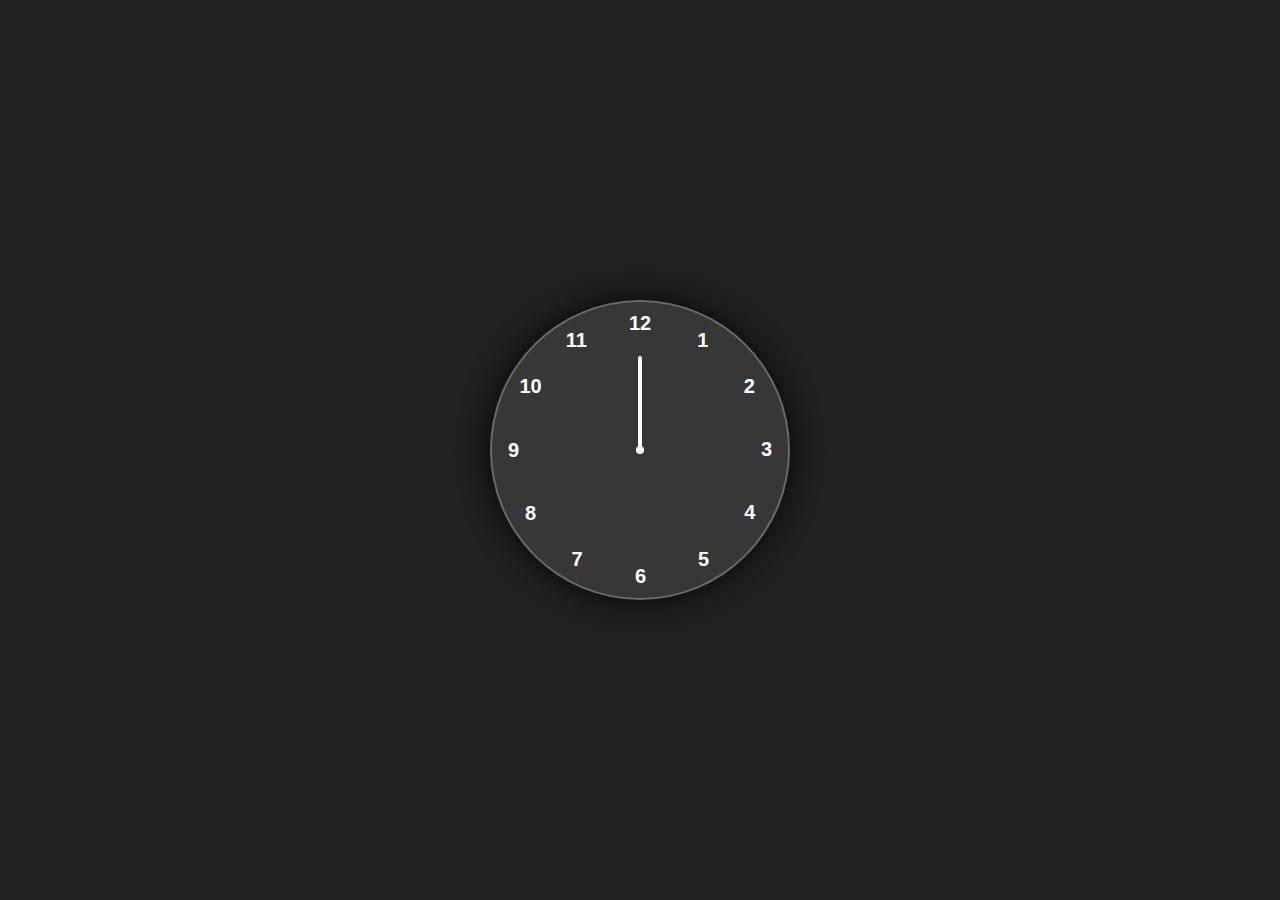
<file: Analog Clock/index.html>
<!DOCTYPE html>
<html lang="en">
  <head>
    <meta charset="UTF-8" />
    <meta http-equiv="X-UA-Compatible" content="IE=edge" />
    <meta name="viewport" content="width=device-width, initial-scale=1.0" />
    <link rel="stylesheet" href="style.css" />
    <title>Analog Clock</title>
  </head>

  <body>
    <div class="container">
      <div class="clock">
        <div style="--clr: #ff3d58; --h: 74px" id="hour" class="hand">
          <i></i>
        </div>
        <div style="--clr: #00a6ff; --h: 84px" id="min" class="hand">
          <i></i>
        </div>
        <div style="--clr: #ffffff; --h: 94px" id="sec" class="hand">
          <i></i>
        </div>

        <span style="--i: 1"><b>1</b></span>
        <span style="--i: 2"><b>2</b></span>
        <span style="--i: 3"><b>3</b></span>
        <span style="--i: 4"><b>4</b></span>
        <span style="--i: 5"><b>5</b></span>
        <span style="--i: 6"><b>6</b></span>
        <span style="--i: 7"><b>7</b></span>
        <span style="--i: 8"><b>8</b></span>
        <span style="--i: 9"><b>9</b></span>
        <span style="--i: 10"><b>10</b></span>
        <span style="--i: 11"><b>11</b></span>
        <span style="--i: 12"><b>12</b></span>
      </div>
    </div>

    <script src="script.js"></script>
  </body>
</html>
</file>
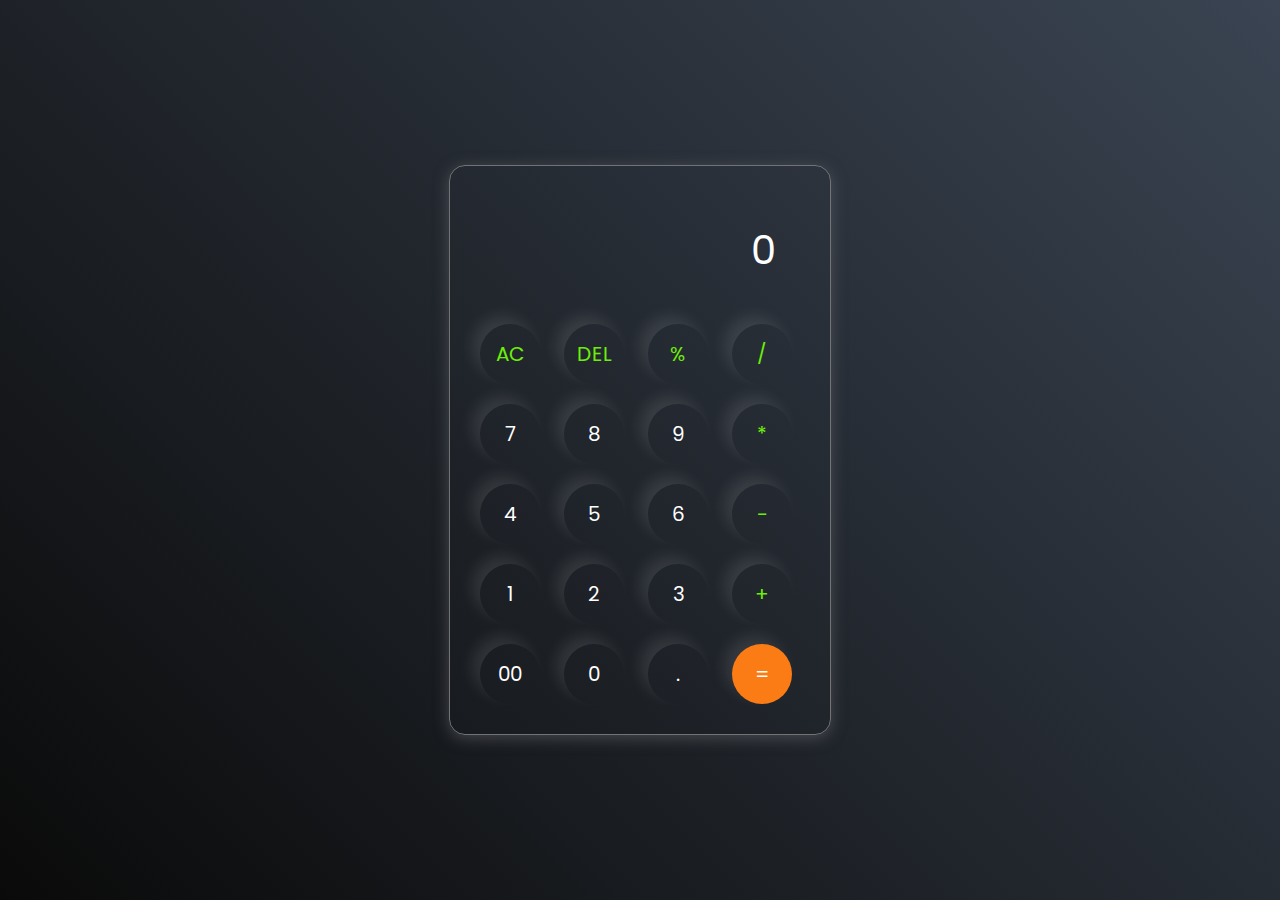
<file: Calculator/index.html>
<!DOCTYPE html>
<html lang="en">
  <head>
    <meta charset="UTF-8" />
    <meta http-equiv="X-UA-Compatible" content="IE=edge" />
    <meta name="viewport" content="width=device-width, initial-scale=1.0" />
    <link rel="stylesheet" href="style.css" />
    <title>Calculator - By Code Traversal</title>
  </head>
  <body>
    <div class="container">
      <div class="calculator">
        <input type="text" id="inputBox" placeholder="0" />
        <div>
          <button class="button operator">AC</button>
          <button class="button operator">DEL</button>
          <button class="button operator">%</button>
          <button class="button operator">/</button>
        </div>
        <div>
          <button class="button">7</button>
          <button class="button">8</button>
          <button class="button">9</button>
          <button class="button operator">*</button>
        </div>
        <div>
          <button class="button">4</button>
          <button class="button">5</button>
          <button class="button">6</button>
          <button class="button operator">-</button>
        </div>
        <div>
          <button class="button">1</button>
          <button class="button">2</button>
          <button class="button">3</button>
          <button class="button operator">+</button>
        </div>

        <div>
          <button class="button">00</button>
          <button class="button">0</button>
          <button class="button">.</button>
          <button class="button equalBtn">=</button>
        </div>
      </div>
    </div>

    <script src="script.js"></script>
  </body>
</html>
</file>
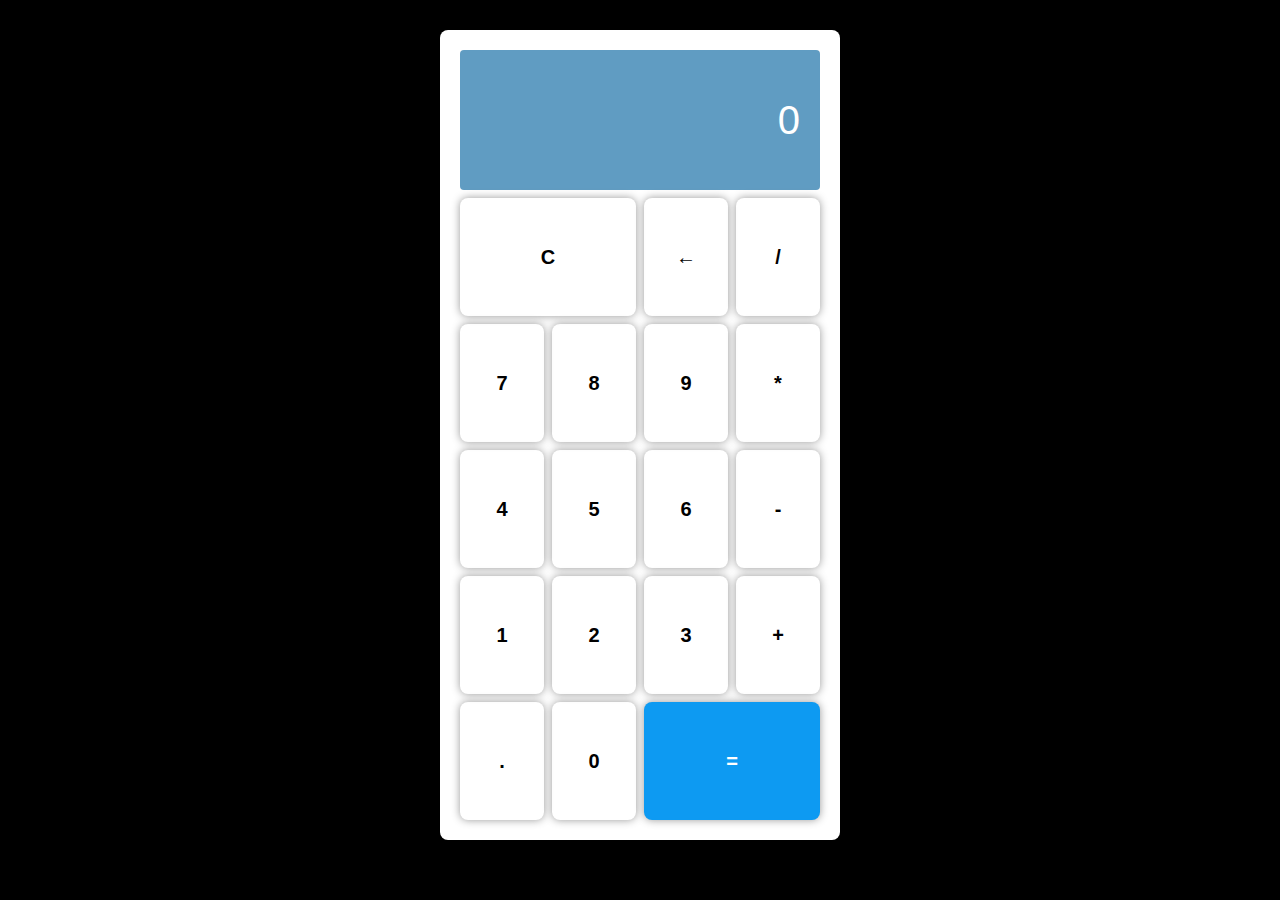
<file: calculator1/index.html>
<!DOCTYPE html>
<html lang="en">
<head>
    <meta charset="UTF-8">
    <meta name="viewport" content="width=device-width, initial-scale=1.0">
    <title>Calculator 1</title>
    <link rel="stylesheet" href="style.css">
    <link rel="shortcut icon" href="favicon.ico" type="image/x-icon">
</head>
<body>
    <div class="calculator">
        <div class="output">0
    <div id="result"></div>
        </div>
 <button id="clear-button" class="span-two">C</button>
 <button id="delete-button" >&larr;</button>
<button id="divide-button" >/</button>
 <button class="number">7</button>
 <button class="number">8</button>
 <button class="number">9</button>
<button id="multiply-button" >*</button>
 <button class="number">4</button>
 <button class="number">5</button>
 <button class="number">6</button>
<button id="subtract-button" >-</button>
 <button class="number">1</button>
 <button class="number">2</button>
 <button class="number">3</button>
<button id="addition-button" >+</button>
 <button id="decimal-button" >.</button>
 <button class="number">0</button>
 <button id="equal-button" class="span-two">=</button>
    </div>



    <script src="script.js"></script>
</body>
</html>
</file>
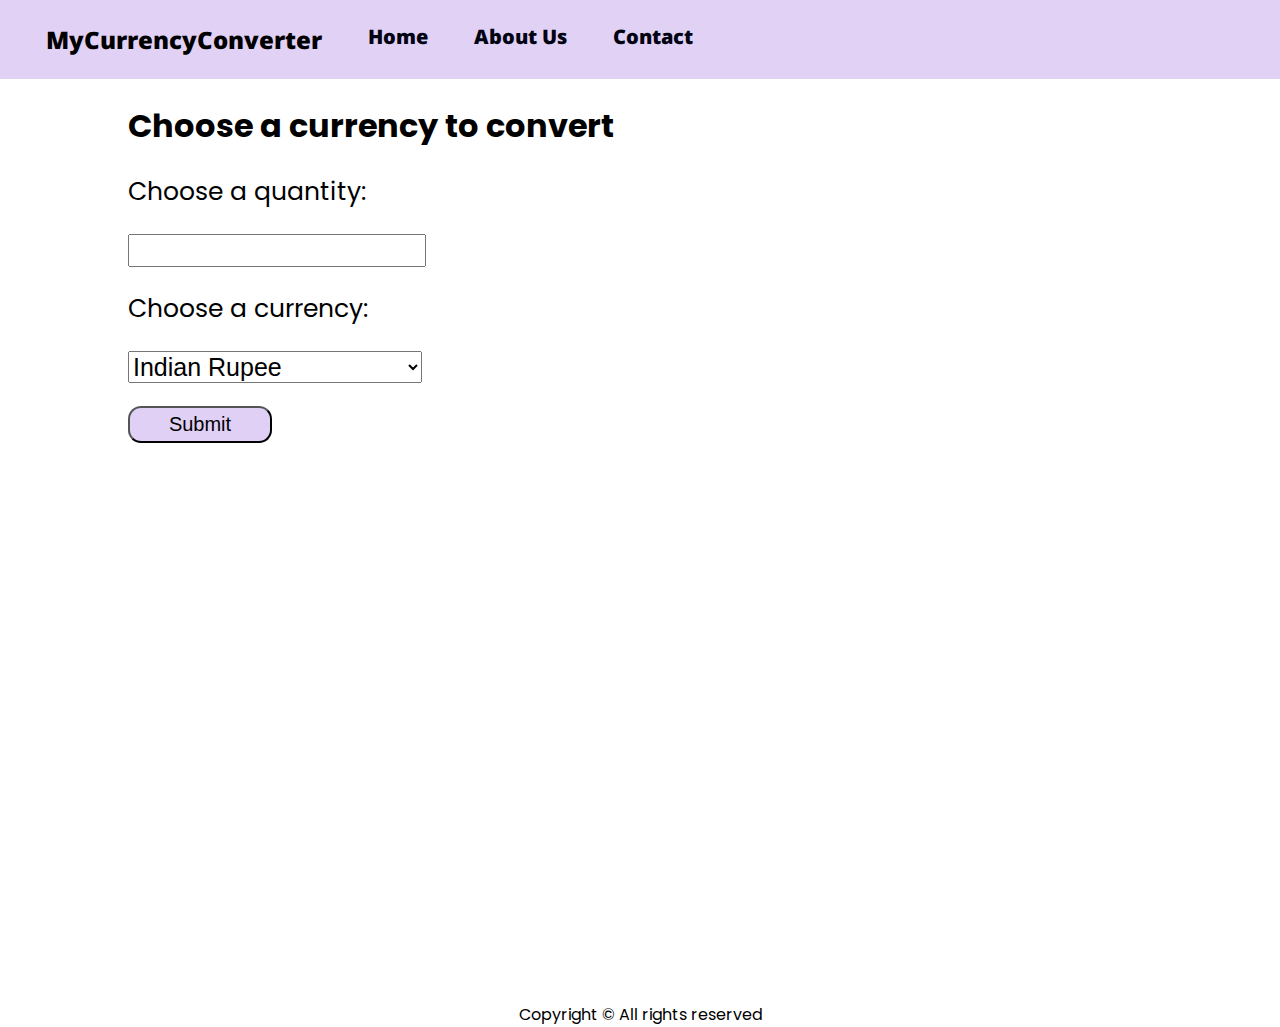
<file: Currency Convertor/index.html>
<!DOCTYPE html>
<html lang="en">

<head>
    <meta charset="UTF-8">
    <meta name="viewport" content="width=device-width, initial-scale=1.0">
    <title>Currency Converter - Convert your currency </title>
   <link rel="stylesheet" href="style.css">
    
</head>

<body>
    <nav>
        <div class="logo">MyCurrencyConverter</div>
        <ul>
            <li><a href="/">Home</a></li>
            <li><a href="/about">About Us</a></li>
            <li><a href="/contact">Contact</a></li>
        </ul>
    </nav>

    <div class="container">
        <h1>Choose a currency to convert</h1>
        <form action="/action.php" method="get">
            <label for="quantity">Choose a quantity: </label>
            <input type="number" name="quantity" min="1" max="10">
            <label for="currency">Choose a currency: </label>
            <select name="currency">
                <option value="INR">Indian Rupee</option>
                <option value="USD">US Dollar</option>
                <option value="EUR">Euro</option>
            </select>
            <button class="btn" type="submit">Submit</button>

        </form>
        <div class="output">
            <h2>Here is your converted values in different currencies</h2>
            <table>
                <thead>
                    <tr>
                        <th>Currency</th>
                        <th>Code</th>
                        <th>Value</th>
                    </tr>
                </thead>
                <tbody>

                </tbody>
            </table>
        </div>
    </div>
    <footer>
        Copyright &copy; All rights reserved
    </footer>
    <script>

    </script>
    <script src="main.js"></script>
</body>

</html>
</file>
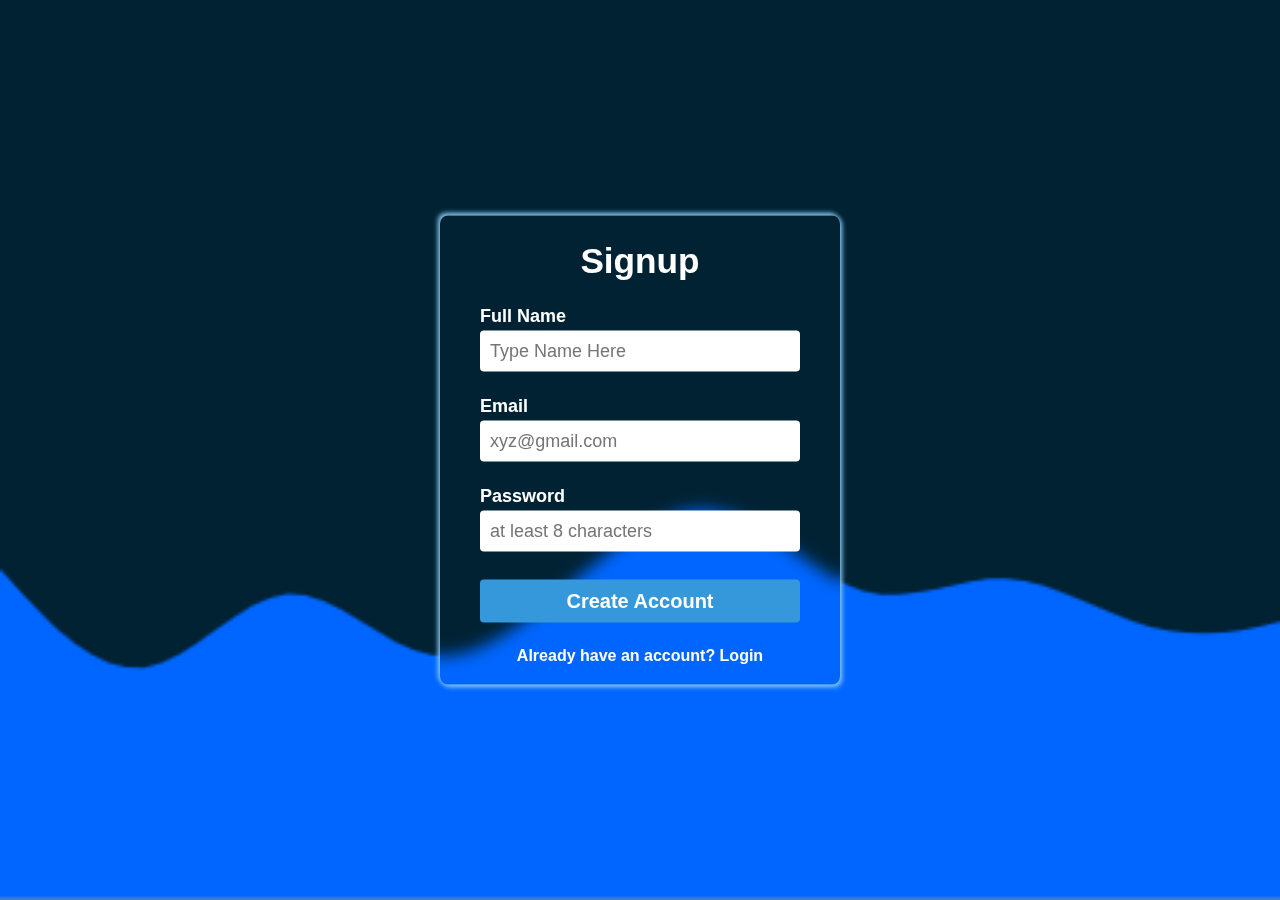
<file: Form Validation/index.html>
<!DOCTYPE html>
<html lang="en">
  <head>
    <meta charset="UTF-8" />
    <meta http-equiv="X-UA-Compatible" content="IE=edge" />
    <meta name="viewport" content="width=device-width, initial-scale=1.0" />
    <link rel="stylesheet" href="style.css" />
    <title>Form Validation in JavaScript</title>
    <link rel="shortcut icon" href="adiAIimg2.jpg" type="image/x-icon">
  </head>
  <body>
    <div class="container">
      <div class="box">
        <header class="signup-header">
          <h1>Signup</h1>
        </header>
        <main class="signup-body">
          <form action="#">
            <p>
              <label for="name">Full Name</label>
              <input type="text" placeholder="Type Name Here" id="name" />
              <i class="fa-solid"></i>
              <span id="nameError"></span>
            </p>
            <p>
              <label for="email">Email</label>
              <input type="email" placeholder="xyz@gmail.com" id="email" />
              <i class="fa-solid"></i>
              <span id="emailError"></span>
            </p>
            <p>
              <label for="password">Password</label>
              <input
                type="password"
                placeholder="at least 8 characters"
                id="password"
              />
              <i class="fa-solid"></i>
              <span id="passError"></span>
            </p>
            <p>
              <input type="submit" value="Create Account" id="submitBtn"/>
            </p>
          </form>
        </main>
        <footer class="signup-footer">
          <p>Already have an account? <a href="">Login</a></p>
        </footer>
      </div>
    </div>
  </body>

  <script src="index.js"></script>
  <!-- Add Script file of font awsome to access the icons -->
</html>
</file>
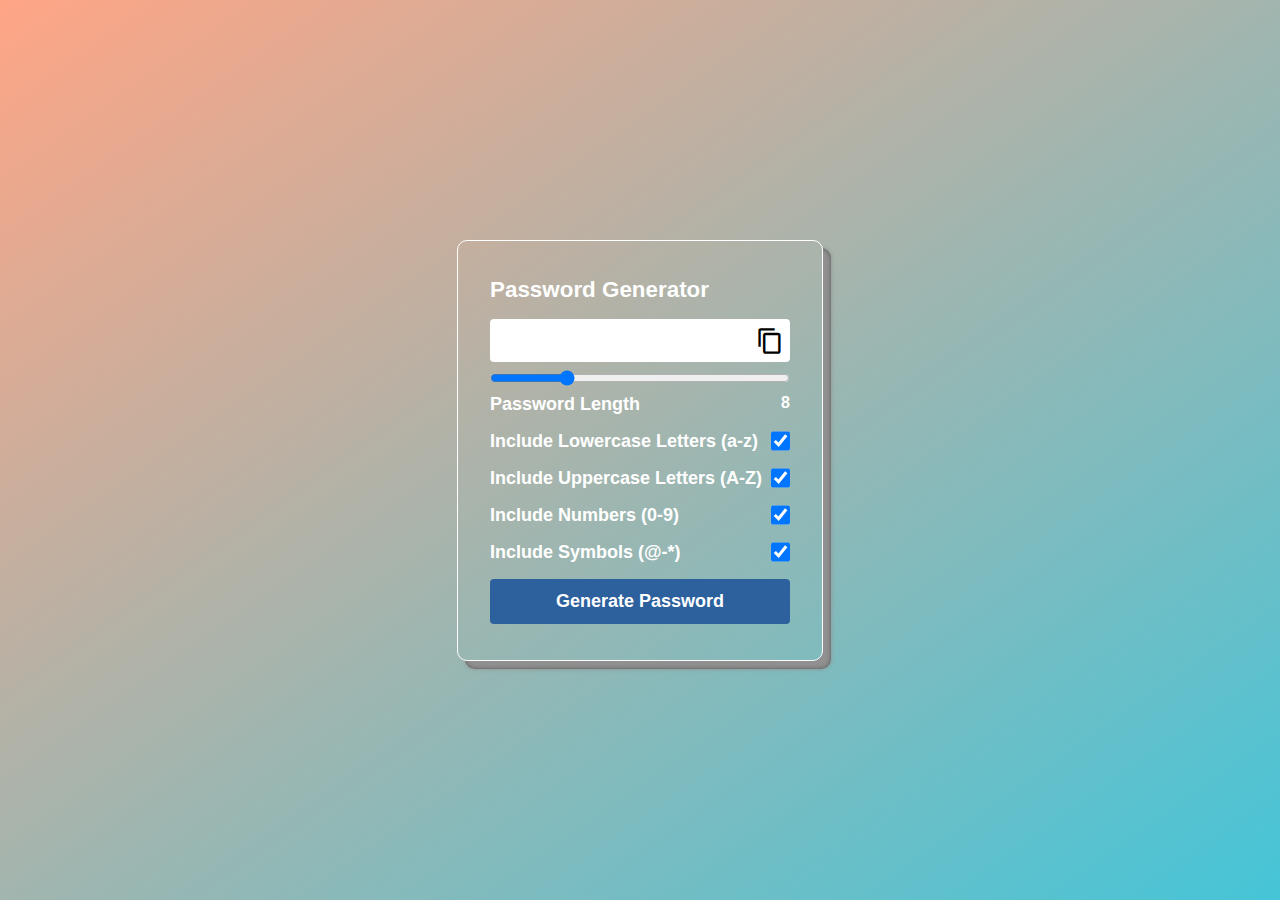
<file: Password Generator/index.html>
<!DOCTYPE html>
<html lang="en">
  <head>
    <meta charset="UTF-8" />
    <meta http-equiv="X-UA-Compatible" content="IE=edge" />
    <meta name="viewport" content="width=device-width, initial-scale=1.0" />
    <link rel="stylesheet" href="style.css" />
    <link rel="shortcut icon" href="adiAIimg2.jpg" type="image/x-icon">
    <link
      href="https://fonts.googleapis.com/icon?family=Material+Icons"
      rel="stylesheet"
    />

    <title>Password Generator</title>
  </head>
  <body>
    <div class="container">
      <h1>Password Generator</h1>

      <div class="inputBox">
        <input type="text" class="passBox" id="passBox" disabled />
        <span class="material-icons" id="copyIcon">content_copy</span>
      </div>

      <input type="range" min="1" max="30" value="8" id="inputSlider" />

      <div class="row">
        <p>Password Length</p>
        <span id="sliderValue"></span>
      </div>

      <div class="row">
        <label for="lowercase">Include Lowercase Letters (a-z)</label>
        <input type="checkbox" name="lowercase" id="lowercase" checked/>
      </div>

      <div class="row">
        <label for="uppercase">Include Uppercase Letters (A-Z)</label>
        <input type="checkbox" name="uppercase" id="uppercase" checked/>
      </div>

      <div class="row">
        <label for="numbers">Include Numbers (0-9)</label>
        <input type="checkbox" name="numbers" id="numbers" checked/>
      </div>

      <div class="row">
        <label for="symbols">Include Symbols (@-*)</label>
        <input type="checkbox" name="symbols" id="symbols" checked/>
      </div>

      <button type="button" class="genBtn" id="genBtn">
        Generate Password
      </button>
    </div>

    <script src="script.js"></script>
  </body>
</html>
</file>
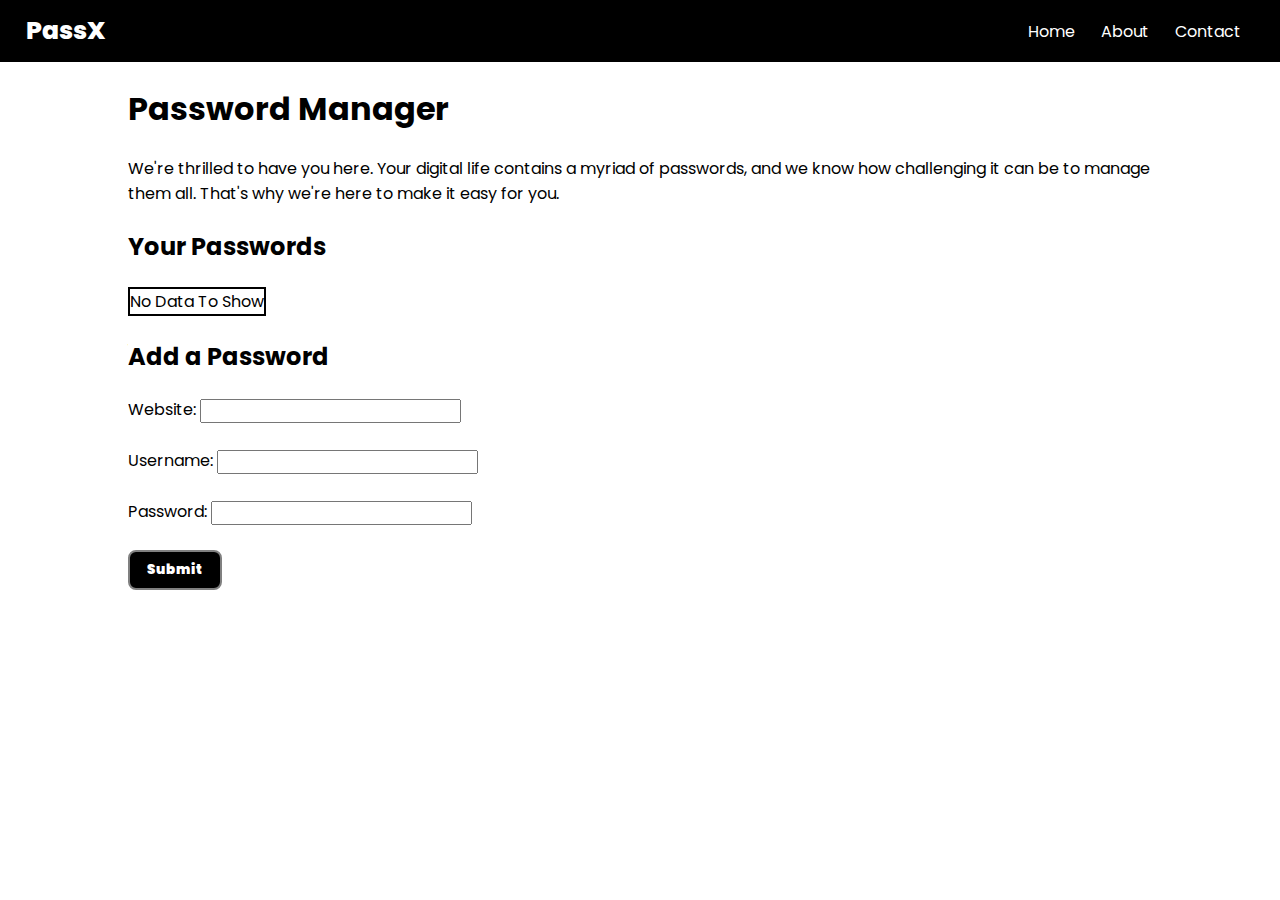
<file: Password Manager/index.html>
<!DOCTYPE html>
<html lang="en">

<head>
    <meta charset="UTF-8">
    <meta name="viewport" content="width=device-width, initial-scale=1.0">
    <title>PassX - Your Personal Password Manager</title>
    <link rel="shortcut icon" href="adiAIimg2.jpg" type="image/x-icon">
    <link rel="stylesheet" href="style.css">
</head>

<body>
    <nav>
        <div class="logo">PassX</div>
        <ul>
            <li>Home</li>
            <li>About</li>
            <li>Contact</li>
        </ul>
    </nav>
    <div class="container">
        <h1>Password Manager</h1>
        <p>We're thrilled to have you here. Your digital life contains a myriad of passwords, and we know how
            challenging it can be to manage them all. That's why we're here to make it easy for you.</p>
        <h2>Your Passwords <span id="alert">(Copied!)</span></h2> 
        <table>
            <tr>
                <th>Website</th>
                <th>Username</th>
                <th>Password</th>
                <th>Delete</th>
            </tr> 
 
        </table>

        <h2>Add a Password</h2>
        <form action="/submit" method="post">

            <!-- Text input for website -->
            <label for="website">Website:</label>
            <input type="text" id="website" name="website" required>
            <br><br>

            <!-- Text input for username -->
            <label for="username">Username:</label>
            <input type="text" id="username" name="username" required>
            <br><br>

            <!-- Password input -->
            <label for="password">Password:</label>
            <input type="password" id="password" name="password" required>
            <br>
            <!-- Submit button -->
            <button class="btn" type="submit">Submit</button>
        </form>
    </div>
    <script src="script.js"></script>
</body>

</html>
</file>
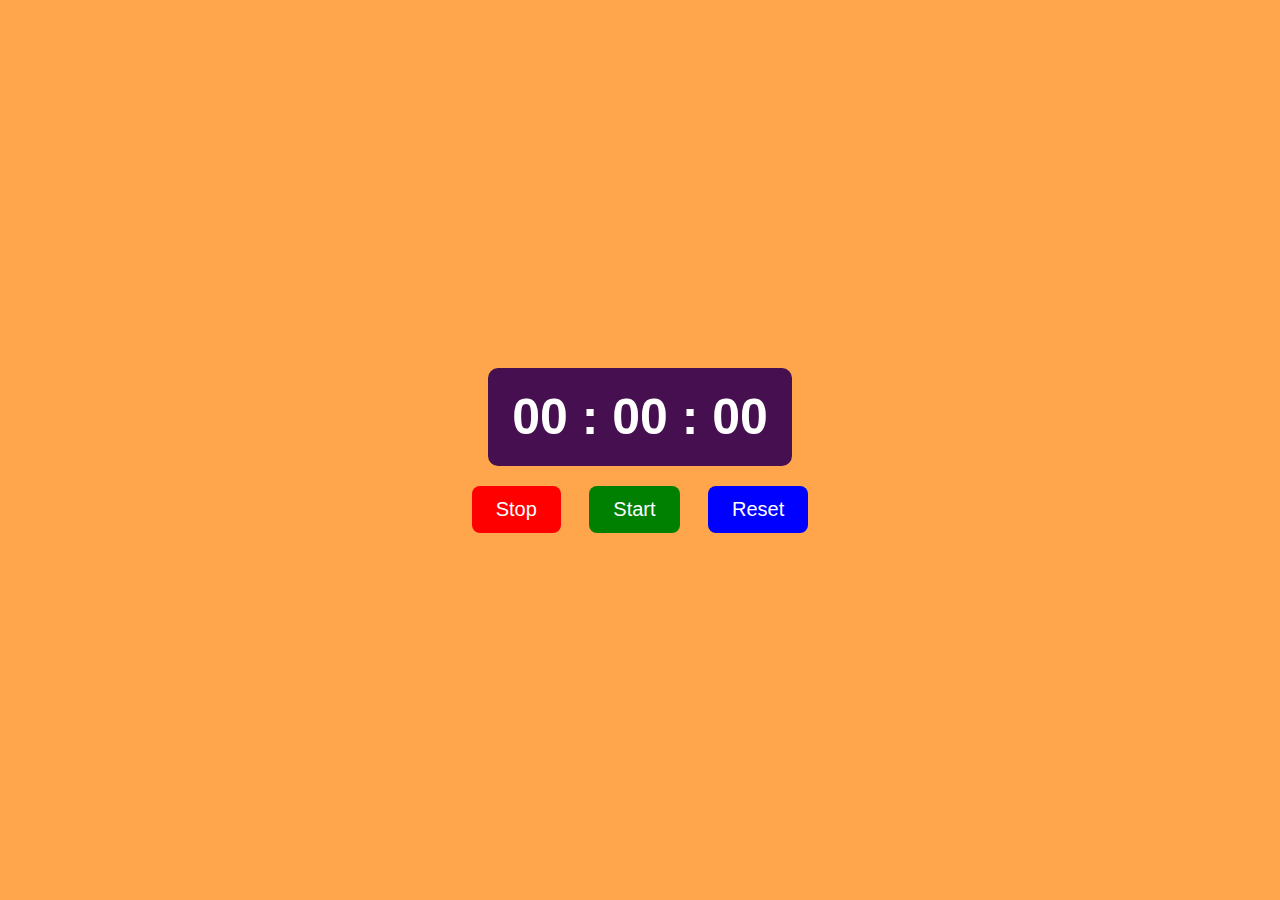
<file: Stopwatch/index.html>
<!DOCTYPE html>
<html lang="en">
<head>
    <meta charset="UTF-8">
    <meta http-equiv="X-UA-Compatible" content="IE=edge">
    <meta name="viewport" content="width=device-width, initial-scale=1.0">
    <link rel="stylesheet" href="style.css">
    <link rel="shortcut icon" href="adiAIimg2.jpg" type="image/x-icon">
    <title>Stopwatch</title>
</head>
<body>
  
    <div class="stopwatch">
        <div class="timerDisplay">00 : 00 : 00</div>
    </div>

    <div class="buttons">
        <button id="stopBtn" class="btn" style="--clr:red;">Stop</button>

        <button id="startBtn" class="btn" style="--clr:green">Start</button>

        <button id="resetBtn" class="btn" style="--clr:blue">Reset</button>
    </div>

    <script src="script.js"></script>
</body>
</html>
</file>
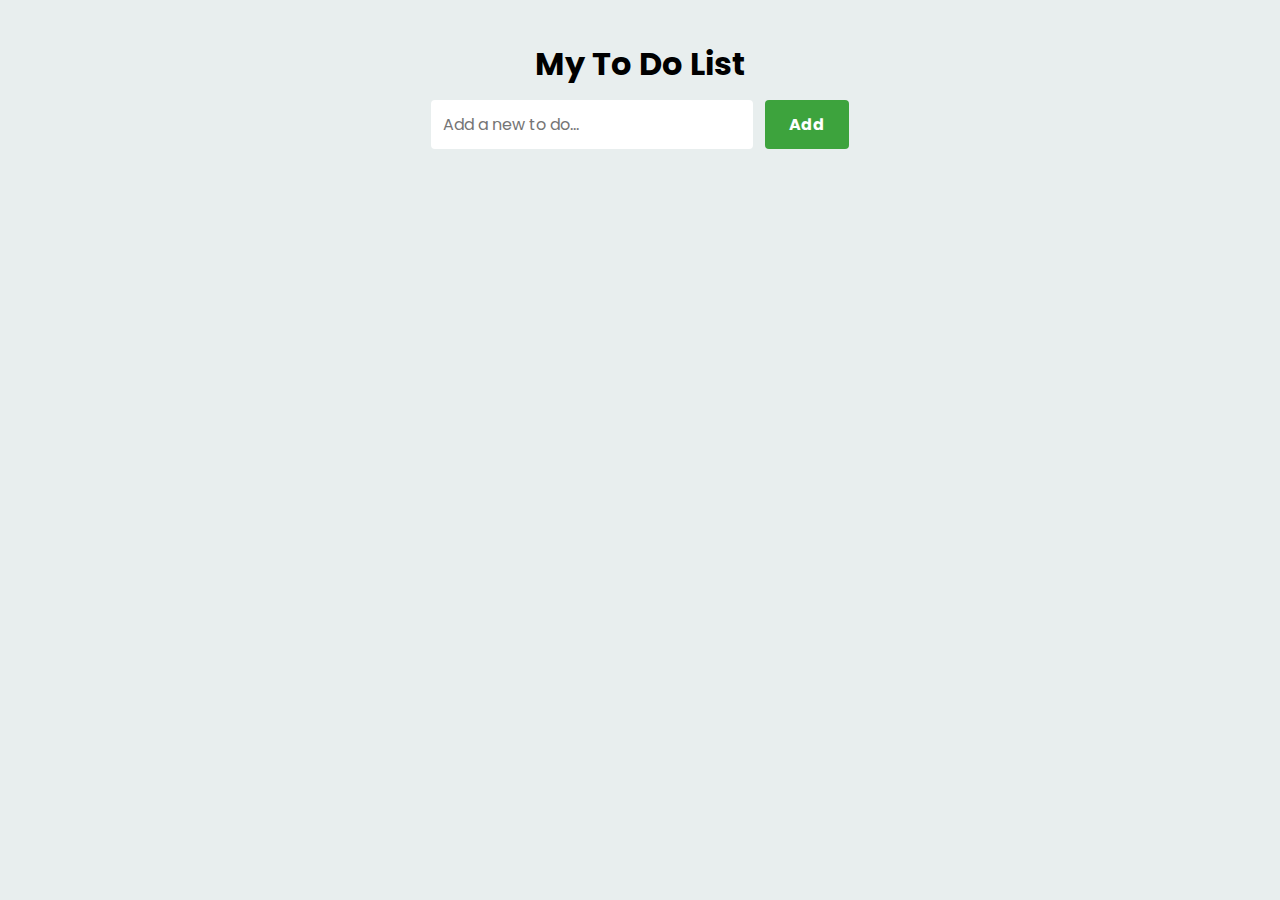
<file: To Do List/index.html>
<!DOCTYPE html>
<html lang="en">
<head>
    <meta charset="UTF-8">
    <meta http-equiv="X-UA-Compatible" content="IE=edge">
    <meta name="viewport" content="width=device-width, initial-scale=1.0">
    <link rel="stylesheet" href="style.css">
    <link rel="shortcut icon" href="adiAIimg2.jpg" type="image/x-icon">
    <title>To Do List</title>
</head>
<body>
    <div class="container">
        <div class="input-container">
            <h1>My To Do List</h1>
            <input type="text" placeholder="Add a new to do..." id="inputBox">
            <input type="button" value="Add" id="addBtn">
        </div>

        <ul class="todoList" id="todoList">
            <!-- <li><p>Task1</p></li>
            <li>Task2</li>
            <li>Task3</li> -->
        </ul>
    </div>

    <script src="script.js"></script>
</body>
</html>
</file>
<file: Analog Clock/style.css>
*{
    margin: 0;
    padding: 0;
    box-sizing: border-box;
    font-family: sans-serif;
    color: #ffffff;
}

body{
    display: flex;
    justify-content: center;
    align-items: center;
    min-height: 100vh;
    background-color: #212121;
}

.container{
    position: relative;
}

.clock{
    width: 300px;
    height: 300px;
    border-radius: 50%;
    background-color: rgba(255, 255, 255, 0.1);
    border: 2px solid rgba(255, 255, 255, 0.25);
    box-shadow: 0px 0px 30px rgba(0, 0, 0, 0.9);
    display: flex;
    justify-content: center;
    align-items: center;
}

.clock span{
    position: absolute;
    transform: rotate(calc(30deg * var(--i))); 
    inset: 12px;
    text-align: center;
}

.clock span b{
    transform: rotate(calc(-30deg * var(--i)));
    display: inline-block;
    font-size: 20px;
}

.clock::before{
    content: '';
    position: absolute;
    width: 8px;
    height: 8px;
    border-radius: 50%;
    background-color: #fff;
    z-index: 2;
}

.hand{
    position: absolute;
    display: flex;
    justify-content: center;
    align-items: flex-end;
}
.hand i{
    position: absolute;
    background-color: var(--clr);
    width: 4px;
    height: var(--h);
    border-radius: 8px;
}
</file>
<file: Calculator/style.css>
@import url('https://fonts.googleapis.com/css2?family=Poppins:wght@500&display=swap');

*{
    margin: 0;
    padding: 0;
    box-sizing: border-box;
    font-family: 'Poppins', sans-serif;
}

body{
    width: 100%;
    height: 100vh;
    display: flex;
    justify-content: center;
    align-items: center;
    background: linear-gradient(45deg, #0a0a0a, #3a4452);
}

.calculator{
    border: 1px solid #717377;
    padding: 20px;
    border-radius: 16px;
    background: transparent;
    box-shadow: 0px 3px 15px rgba(113, 115, 119, 0.5);

}

input{
    width: 320px;
    border: none;
    padding: 24px;
    margin: 10px;
    background: transparent;
    box-shadow: 0px 3px 15px rgbs(84, 84, 84, 0.1);
    font-size: 40px;
    text-align: right;
    cursor: pointer;
    color: #ffffff;
}

input::placeholder{
    color: #ffffff;
}

button{
    border: none;
    width: 60px;
    height: 60px;
    margin: 10px;
    border-radius: 50%;
    background: transparent;
    color: #ffffff;
    font-size: 20px;
    box-shadow: -8px -8px 15px rgba(255, 255, 255, 0.1);
    cursor: pointer;
}

.equalBtn{
    background-color: #fb7c14;
}

.operator{
    color: #6dee0a;
}
</file>
<file: calculator1/style.css>
*{
    margin: 0;
    padding: 0;
    box-sizing: border-box;
    font-family: Verdana, Geneva, Tahoma, sans-serif;
}
body{
    background: black;
}
.calculator{
    width: 100%;
    min-height: 90vh;
background: #fff;
display: grid;
grid-template-columns: repeat(4 ,1fr);
max-width: 400px;
margin: 30px auto;
padding: 20px;
gap: 8px;
border-radius: 8px;
}
.calculator .output{
    background-color: #609cc2;
    grid-column: 1 / 5;
    color:#fff;
    display: flex;
    justify-content: flex-end;
    align-items: center;
    font-size: 40px;
    padding-right: 20px;
    border-radius: 4px;
    word-break: break-all;
    word-wrap: break-word;
}
.calculator button{
    font-size: 20px;
    font-weight: 600;
    border: none;
    background: none;
    box-shadow: 0px 0px 8px #999999;
    border-radius: 8px;
    cursor: pointer;
    transition: all 0.2s ease;
}
.calculator button:hover{
    background: #d4d4d4;
}
.span-two{
    grid-column: span 2;
}

.calculator button:last-child {
    background:#0d9af2;
    color: white;
}
.calculator button:last-child:hover{
    background: red;
}
</file>
<file: Currency Convertor/style.css>
/* body{
    background-color: antiquewhite;
} */

        @import url('https://fonts.googleapis.com/css2?family=Noto+Sans:ital,wght@0,700;1,300&family=Poppins:wght@400;600&display=swap');

        * {
            margin: 0;
            padding: 0;
        }

        nav {
            font-family: 'Noto Sans', sans-serif;
            font-weight: 900;
            display: flex;
            font-size: 20px;
            background-color: rgb(224, 209, 245);
            padding: 23px;
        }

        nav li a {
            text-decoration: none;
            color: rgb(2, 3, 18);
            transition: all;
            transition-duration: 500ms;
        }

        nav li a:hover {
            text-decoration: none;
            color: rgb(103, 101, 235);
        }

        div.logo {
            display: flex;
            justify-content: center;
            align-items: center;
            margin: 0 23px;
            font-size: 24px;
        }

        nav ul li {
            list-style: none;
            margin: 0 23px;
        }

        nav ul {
            display: flex;
        }

        .container {
            min-height: 100vh;
            font-family: 'Poppins', sans-serif;
            max-width: 80vw;
            margin: auto;
        }

        .container h1,
        h2 {
            margin: 23px 0;
        }

        .container form {
            display: flex;
            flex-direction: column;
        }

        .container form label {
            font-size: 25px;
        }

        .container form input[type='number'],
        select,
        label {
            font-size: 25px;
            width: 23vw;
            margin-bottom: 23px;
        }

        .btn {
            width: 144px;
            padding: 5px 8px;
            font-size: 20px;
            background: #e0d0f5;
            color: black;
            border-radius: 13px;
            cursor: pointer;
        }

        .output {
            display: none;
        }

        .output table {
            width: 50vw;
            text-align: center;
            border: 2px solid black;
            font-size: 20px;
        }

        .output table th{
            padding: 3px;
        }

        @media (max-width: 600px) {
            

            nav {
                flex-direction: column;
                font-size: 14px;
            }

            nav ul li {
                margin: 5px 13px;
            }

            nav ul {
                justify-content: center;
            }

            .container {
                max-width: 95vw;
            }

            .container form input[type='number'],
            select,
            label {
                width: 80vw;
            }
        }

        footer {
            font-family: 'Poppins', sans-serif;
            text-align: center;
        }
</file>
<file: Form Validation/style.css>
*{
    margin: 0;
    padding: 0;
    box-sizing: border-box;
    font-family: sans-serif;
    color: #fff;
}

.container{
    width: 100%;
    height: 100vh;
    background: url('wave-haikei.png') no-repeat;
    background-size: cover;
}

.box{
    width: 400px;
    position: relative;
    top: 50%;
    left: 50%;
    transform: translate(-50%, -50%);
    box-shadow: 2px 2px 5px #89c9f3, -2px -2px 5px #89c9f3;
    border-radius: 8px;
    backdrop-filter: blur(8px);
    padding: 20px 40px;
}

.signup-header h1{
    font-size: 2.2rem;
    text-align: center;
    padding: 5px 8px;
}

.signup-body p{
    margin-top: 20px;
    position: relative;
}
.signup-body p i{
    position: absolute;
    top: 34px;
    right: 16px;
    color: #008000;
    font-size: 22px;
}
.signup-body p span{
    font-size: 18px;
    font-weight: 600;
    color: #90ee90;
}
.signup-body p label{
    font-size: 18px;
    font-weight: 600; 
    cursor: pointer;
}

.signup-body p input{
    width: 100%;
    padding: 10px;
    border-radius: 4px;
    font-size: 18px;
    margin-block: 4px;
    border: none;
    outline: none;
    color: #000;
}

.signup-body p input[type="submit"]{
    border: none;
    background-color: #3498db;
    color: #fff;
    font-size: 20px;
    font-weight: 700;
    cursor: pointer;
}

.signup-body p input[type="submit"]:hover{
    background-color: #2773a5;
}

.signup-footer p{
    text-align: center;
    font-weight: 600;
    margin-top: 20px;
}

.signup-footer p a{
    text-decoration: none;
}
.signup-footer p a:hover{
    text-decoration: underline;
}
</file>
<file: Password Generator/style.css>
*{
    margin: 0;
    padding: 0;
    box-sizing: border-box;
    font-family: sans-serif;
}

body{
    max-width: 100vw;
    min-height: 100vh;
    display: flex;
    justify-content: center;
    align-items: center;
    background: linear-gradient(to right bottom, #ffa585, #45c5d8);
    color: #fff;
    font-weight: 600;
}

.container{
    border: 0.5px solid #fff;
    border-radius: 10px;
    padding: 28px 32px;
    display: flex;
    flex-direction: column;
    background: transparent;
    box-shadow: 8px 8px 4px #909090, 8px 8px 0px #575757;
}

.container h1{
    font-size: 1.4rem;
    margin-block: 8px;
}
.inputBox{
    position: relative;
}

.inputBox span{
    position: absolute;
    top: 16px;
    right: 6px;
    color: #000;
    font-size: 28px;
    cursor: pointer;
    z-index: 2;
}
.passBox{
    background-color: #fff;
    border: none;
    outline: none;
    padding: 10px;
    width: 300px;
    border-radius: 4px;
    font-size: 20px;
    margin-block: 8px;
    text-overflow: ellipsis;
}

.row{
    display: flex;
    margin-block: 8px;
}

.row p, .row label{
    flex-basis: 100%;
    font-size: 18px;
}

.row input[type="checkbox"]{
    width: 20px;
    height: 20px;
}

.genBtn{
    border: none;
    outline: none;
    background-color: #2c619e;
    padding: 12px 24px;
    color: #fff;
    font-size: 18px;
    margin-block: 8px;
    font-weight: 700;
    cursor: pointer;
    border-radius: 4px;
}

.genBtn:hover{
    background-color: #0066ff;
}
</file>
<file: Password Manager/style.css>
@import url('https://fonts.googleapis.com/css2?family=Noto+Sans:ital,wght@0,700;1,300&family=Poppins:wght@300;400;600&display=swap');

* {
    margin: 0;
    padding: 0;
    font-family: 'Noto Sans', sans-serif;
    font-family: 'Poppins', sans-serif;
}

nav {
    background-color: black;
    color: white;
    padding: 12px 3px;
    display: flex;
    justify-content: space-between;
}

.logo{
    margin: 0 23px;
    font-weight: 800;
    font-size: 25px;
    cursor: pointer;
}

ul {
    display: flex;
    margin: 0 23px;
    align-items: center;
}

ul > li {
    list-style: none;
    margin: 0 13px;
    cursor: pointer;
}

ul > li:hover{
    color: white;

}

table, td, tr{
    border: 2px solid black;
    border-collapse: collapse;
    padding: 5px 13px;
}

.container {
    max-width: 80vw;
    margin: 23px auto;
}

h1, h2, h3 {
    margin: 23px 0;
}

.btn{
    padding: 8px 17px;
    background: black;
    color: white;
    font-weight: 900;
    border: 2px solid gray;
    border-radius: 8px;
    margin: 25px 0;
    cursor: pointer;
}

.btnsm{ 
    padding: 8px 17px;
    background: black;
    color: white;
    font-weight: 900;
    border: 2px solid gray;
    border-radius: 8px; 
    cursor: pointer;
}

img{
    cursor: pointer;
    position: relative;
    bottom: 7px;
    width: 15px;
    height: 13px;
}

#alert{
    display: none;
}
</file>
<file: Stopwatch/style.css>
*{
    margin: 0;
    padding: 0;
    box-sizing: border-box;
    font-family: Verdana, Geneva, Tahoma, sans-serif;
}

body{
    background-color: rgba(255, 128, 0, 0.7);
    color: #ffffff;
    display: flex;
    justify-content: center;
    align-items: center;
    min-height: 100vh;
    flex-direction: column;
}


.stopwatch{
    background-color: rgba(50, 0, 81, 0.9);
    padding: 20px 24px;
    border-radius: 10px;
}

.timerDisplay{
    font-size: 50px;
    font-weight: 600;
}

.buttons{
    margin-top: 20px;
}

.btn{
    font-size: 20px;
    background: none;
    border: none;
    color: #fff;
    background-color: var(--clr);
    padding: 12px 24px;
    margin-inline: 12px;
    border-radius: 8px;
    cursor: pointer;
}
</file>
<file: To Do List/style.css>
@import url('https://fonts.googleapis.com/css2?family=Poppins&display=swap');

*{
    margin: 0;
    padding: 0;
    box-sizing: border-box;
    font-family: 'Poppins', sans-serif;
}

body{
    background-color: rgb(232, 238, 238);
}

.container{
    display: flex;
    flex-direction: column;
    justify-content: center;
    align-items: center;
    margin-top: 20px;
}

.input-container{
    width: 100%;
    max-width: 500px;
    text-align: center;
    padding: 20px;
}

.input-container input{
    border: none;
    outline: none;
    padding: 12px;
    margin-block: 12px;
    border-radius: 4px;
    font-size: 16px;
}

.input-container input[type="text"]{
    width: 70%;
}

.input-container input[type="button"]{
    background-color: #3da33d;
    color: #fff;
    font-weight: 700;
    margin-left: 8px;
    cursor: pointer;
    padding: 12px 24px;
}

.input-container input[type="button"]:hover{
    background-color: #60b160;
}

ul{
    width: 70%;
    max-width: 450px;
    /* display: flex;
    justify-content: center;
    flex-direction: column;
    align-items: center; */
}

ul li{
    list-style-type: none;
    cursor: pointer;
    margin-block-end: 12px;
    border-radius: 8px;
    border: 0.125px solid #a19f9f;
    padding: 6px 12px;
    background-color: #ffffff;
    display: flex;
    align-items: center;
    justify-content: space-between;
    transition: background-color 0.5s;
}

ul li:hover{
    background-color: #cbcaca;
}

ul li p{
    flex-grow: 1;
    padding: 2px;
}
.btn{
    border: none;
    outline: none;
    font-size: 16px;
    background: none;
    font-weight: 600;
    cursor: pointer;
    padding: 8px;
}

.deleteBtn{
    color: #ff0000;
}

.editBtn{
    color: #008000;
}
</file>
